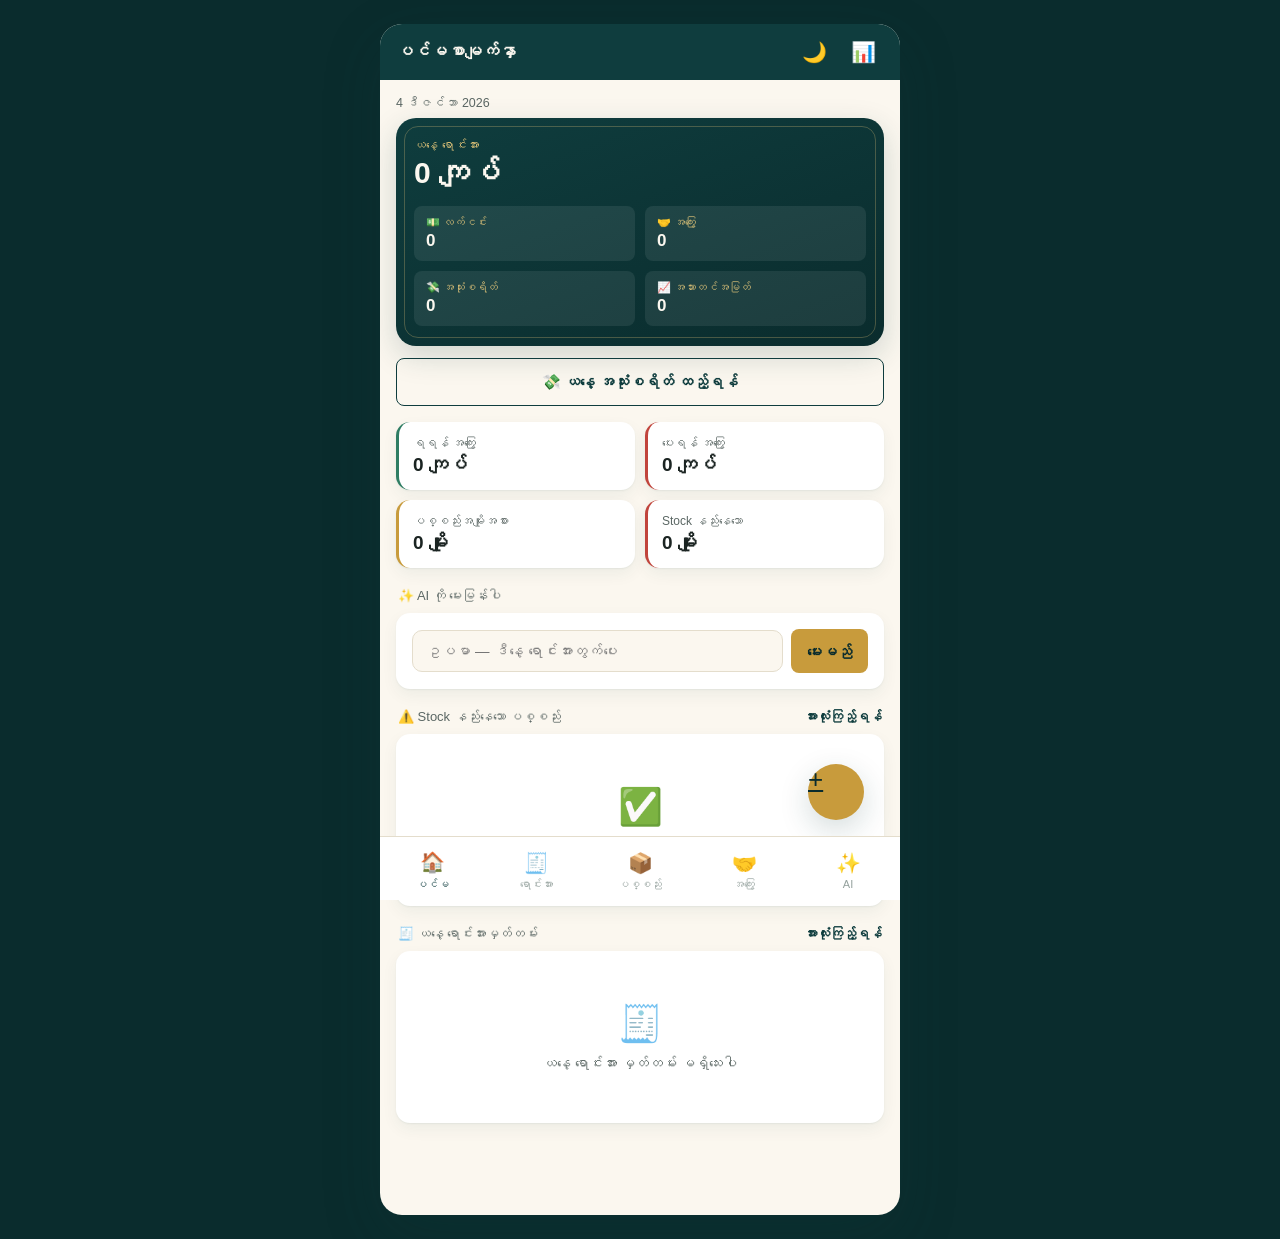
<file: index.html>
<!DOCTYPE html>
<html lang="my">
<head>
<meta charset="UTF-8">
<meta name="viewport" content="width=device-width, initial-scale=1, viewport-fit=cover">
<meta name="theme-color" content="#0F3D3E">
<title>မြန်မာလုပ်ငန်းကူ AI</title>
<link rel="manifest" href="manifest.json">
<link rel="icon" href="icon-192.png">
<link rel="stylesheet" href="style.css">
<style>
  body{background:linear-gradient(160deg,#0F3D3E,#0A2C2D);display:flex;align-items:center;justify-content:center;min-height:100vh;}
  .splash{text-align:center;color:#FBF7EF;}
  .splash .mark{width:76px;height:76px;border-radius:18px;background:#C89B3C;margin:0 auto 16px;display:flex;align-items:center;justify-content:center;font-size:34px;box-shadow:0 10px 30px rgba(0,0,0,0.3);}
  .splash h1{font-size:18px;margin:0 0 6px;}
  .splash p{font-size:13px;color:#E4C77A;margin:0;}
</style>
</head>
<body>
  <div class="splash">
    <div class="mark">📒</div>
    <h1>မြန်မာလုပ်ငန်းကူ AI</h1>
    <p>ဖွင့်နေပါသည်…</p>
  </div>
<script>
  window.location.replace('dashboard.html');
</script>
</body>
</html>
</file>
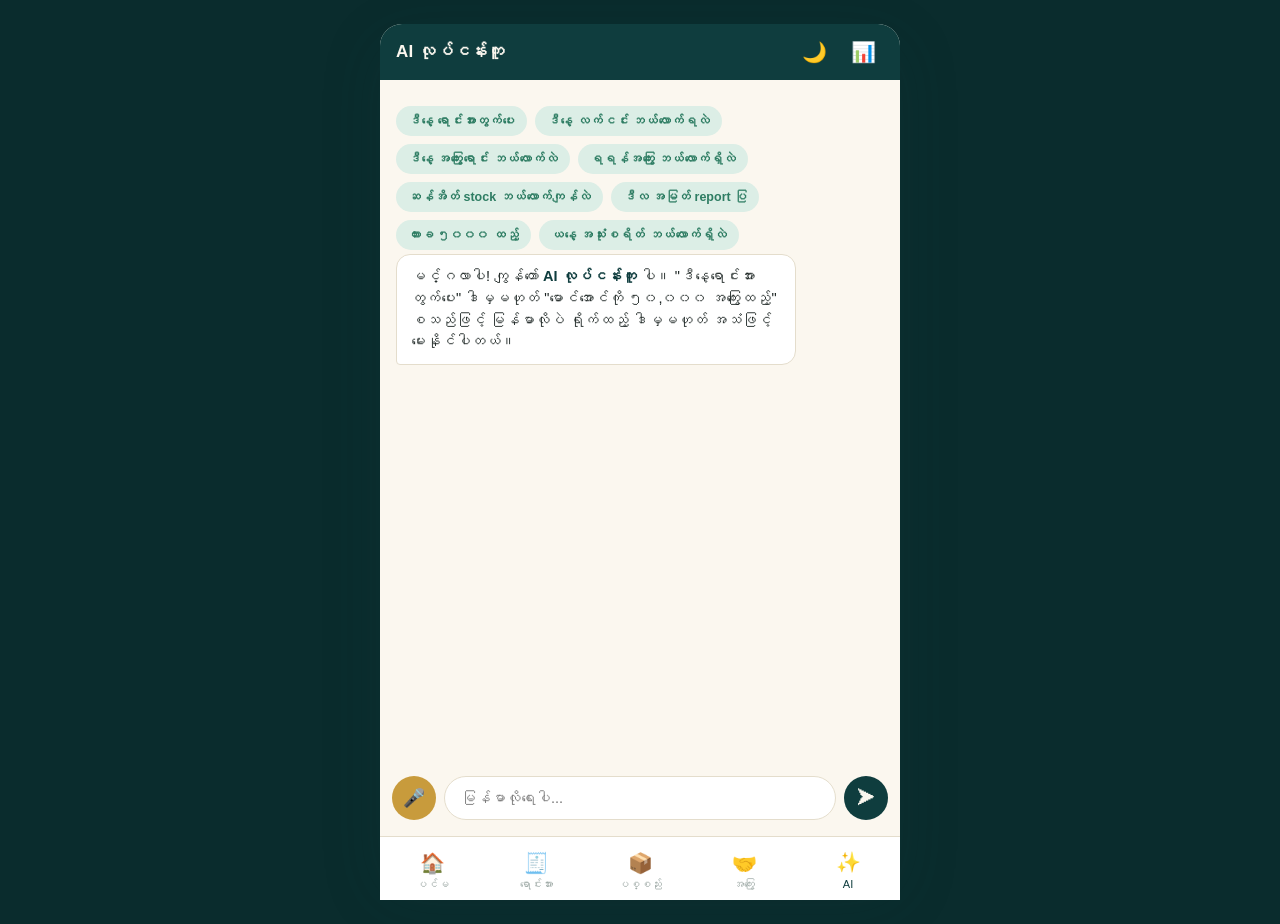
<file: ai.html>
<!DOCTYPE html>
<html lang="my">
<head>
<meta charset="UTF-8">
<meta name="viewport" content="width=device-width, initial-scale=1, viewport-fit=cover">
<meta name="theme-color" content="#0F3D3E">
<title>AI လုပ်ငန်းကူ — မြန်မာလုပ်ငန်းကူ AI</title>
<link rel="manifest" href="manifest.json">
<link rel="icon" href="icon-192.png">
<link rel="stylesheet" href="style.css">
<link rel="stylesheet" href="responsive.css">
</head>
<body>
<div class="app">

  <div class="page" style="padding-bottom:110px;">
    <div class="chip-row" id="suggestChips">
      <button class="chip">ဒီနေ့ ရောင်းအားတွက်ပေး</button>
      <button class="chip">ဒီနေ့ လက်ငင်း ဘယ်လောက်ရလဲ</button>
      <button class="chip">ဒီနေ့ အကြွေးရောင်း ဘယ်လောက်လဲ</button>
      <button class="chip">ရရန်အကြွေး ဘယ်လောက်ရှိလဲ</button>
      <button class="chip">ဆန်အိတ် stock ဘယ်လောက်ကျန်လဲ</button>
      <button class="chip">ဒီလ အမြတ် report ပြ</button>
      <button class="chip">ကားခ ၅၀၀၀ ထည့်</button>
      <button class="chip">ယနေ့ အသုံးစရိတ် ဘယ်လောက်ရှိလဲ</button>
    </div>

    <div class="chat-wrap" id="chatWrap">
      <div class="bubble ai">မင်္ဂလာပါ! ကျွန်တော် <b>AI လုပ်ငန်းကူ</b> ပါ။ "ဒီနေ့ရောင်းအားတွက်ပေး" ဒါမှမဟုတ် "မောင်အောင်ကို ၅၀,၀၀၀ အကြွေးထည့်" စသည်ဖြင့် မြန်မာလိုပဲ ရိုက်ထည့် ဒါမှမဟုတ် အသံဖြင့် မေးနိုင်ပါတယ်။</div>
    </div>
  </div>

  <div class="chat-input-bar">
    <button class="mic" id="micBtn" title="အသံဖြင့်မေးရန်">🎤</button>
    <input type="text" id="chatInput" placeholder="မြန်မာလိုရေးပါ...">
    <button id="sendBtn" title="ပို့ရန်">➤</button>
  </div>
</div>

<script src="db.js"></script>
<script src="utils.js"></script>
<script src="ai.js"></script>
</body>
</html>
</file>
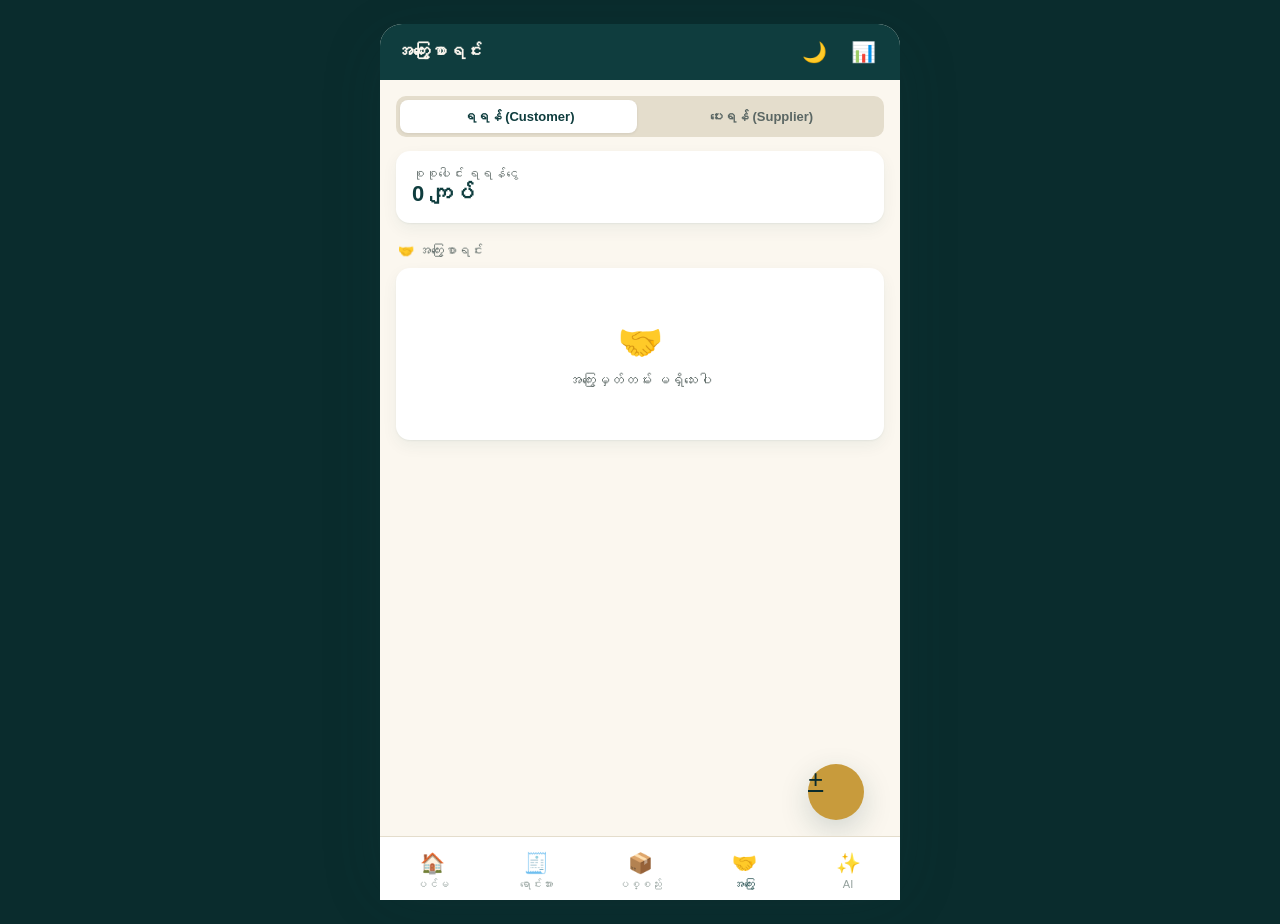
<file: credit.html>
<!DOCTYPE html>
<html lang="my">
<head>
<meta charset="UTF-8">
<meta name="viewport" content="width=device-width, initial-scale=1, viewport-fit=cover">
<meta name="theme-color" content="#0F3D3E">
<title>အကြွေးစာရင်း — မြန်မာလုပ်ငန်းကူ AI</title>
<link rel="manifest" href="manifest.json">
<link rel="icon" href="icon-192.png">
<link rel="stylesheet" href="style.css">
<link rel="stylesheet" href="responsive.css">
</head>
<body>
<div class="app">

  <div class="page">
    <div class="tabs">
      <button class="active" data-dir="receivable">ရရန် (Customer)</button>
      <button data-dir="payable">ပေးရန် (Supplier)</button>
    </div>

    <div class="card">
      <div class="small muted" id="totalLabel">စုစုပေါင်း ရရန်ငွေ</div>
      <div style="font-size:22px;font-weight:800;font-family:var(--font-num);color:var(--ink-teal);" id="dirTotal">0 ကျပ်</div>
    </div>

    <div class="section-title"><span>🤝 အကြွေးစာရင်း</span></div>
    <div class="card" id="creditList"></div>
  </div>

  <a href="#" class="fab" id="fabAdd" title="အကြွေးအသစ်ထည့်ရန်">+</a>
</div>

<div class="overlay" id="overlay"></div>
<div class="sheet" id="creditSheet" style="display:none;">
  <div class="handle"></div>
  <div class="sheet-title" id="creditSheetTitle">အကြွေးအသစ် ထည့်ရန်</div>
  <input type="hidden" id="creditId">
  <input type="hidden" id="creditDirection" value="receivable">

  <div class="field">
    <label>နာမည် (Customer / Supplier)</label>
    <input type="text" id="creditPerson" placeholder="ဥပမာ — မောင်အောင်">
  </div>
  <div style="display:flex;gap:8px;">
    <div class="field" style="flex:1;">
      <label>ပမာဏ</label>
      <input type="number" id="creditAmount" min="0" placeholder="0">
    </div>
    <div class="field" style="flex:1;">
      <label>ပေးရမည့်ရက် (မလို)</label>
      <input type="date" id="creditDueDate">
    </div>
  </div>
  <div class="field">
    <label>မှတ်ချက်</label>
    <input type="text" id="creditNote" placeholder="ဥပမာ — ဆန်အိတ် ၂ အိတ် အကြွေး">
  </div>

  <div class="flex gap-8 mt-12">
    <button class="btn btn-outline grow" id="cancelCreditBtn">ပယ်ဖျက်မည်</button>
    <button class="btn btn-primary grow" id="saveCreditBtn">သိမ်းဆည်းမည်</button>
  </div>
</div>

<div class="overlay" id="overlay2"></div>
<div class="sheet" id="detailSheet" style="display:none;">
  <div class="handle"></div>
  <div class="sheet-title" id="detailName">—</div>
  <div id="detailBody"></div>

  <div class="field mt-12">
    <label>ပေးချေငွေ ထည့်ရန်</label>
    <div class="flex gap-8">
      <input type="number" id="paymentAmount" min="0" placeholder="0" style="flex:1;">
      <button class="btn btn-gold" id="applyPaymentBtn">ထည့်မည်</button>
    </div>
  </div>

  <div class="flex gap-8 mt-16">
    <button class="btn btn-outline grow" id="closeDetailBtn">ပိတ်မည်</button>
    <button class="btn btn-danger" id="deleteCreditBtn">ဖျက်မည်</button>
  </div>
</div>

<script src="db.js"></script>
<script src="utils.js"></script>
<script src="credit.js"></script>
</body>
</html>
</file>
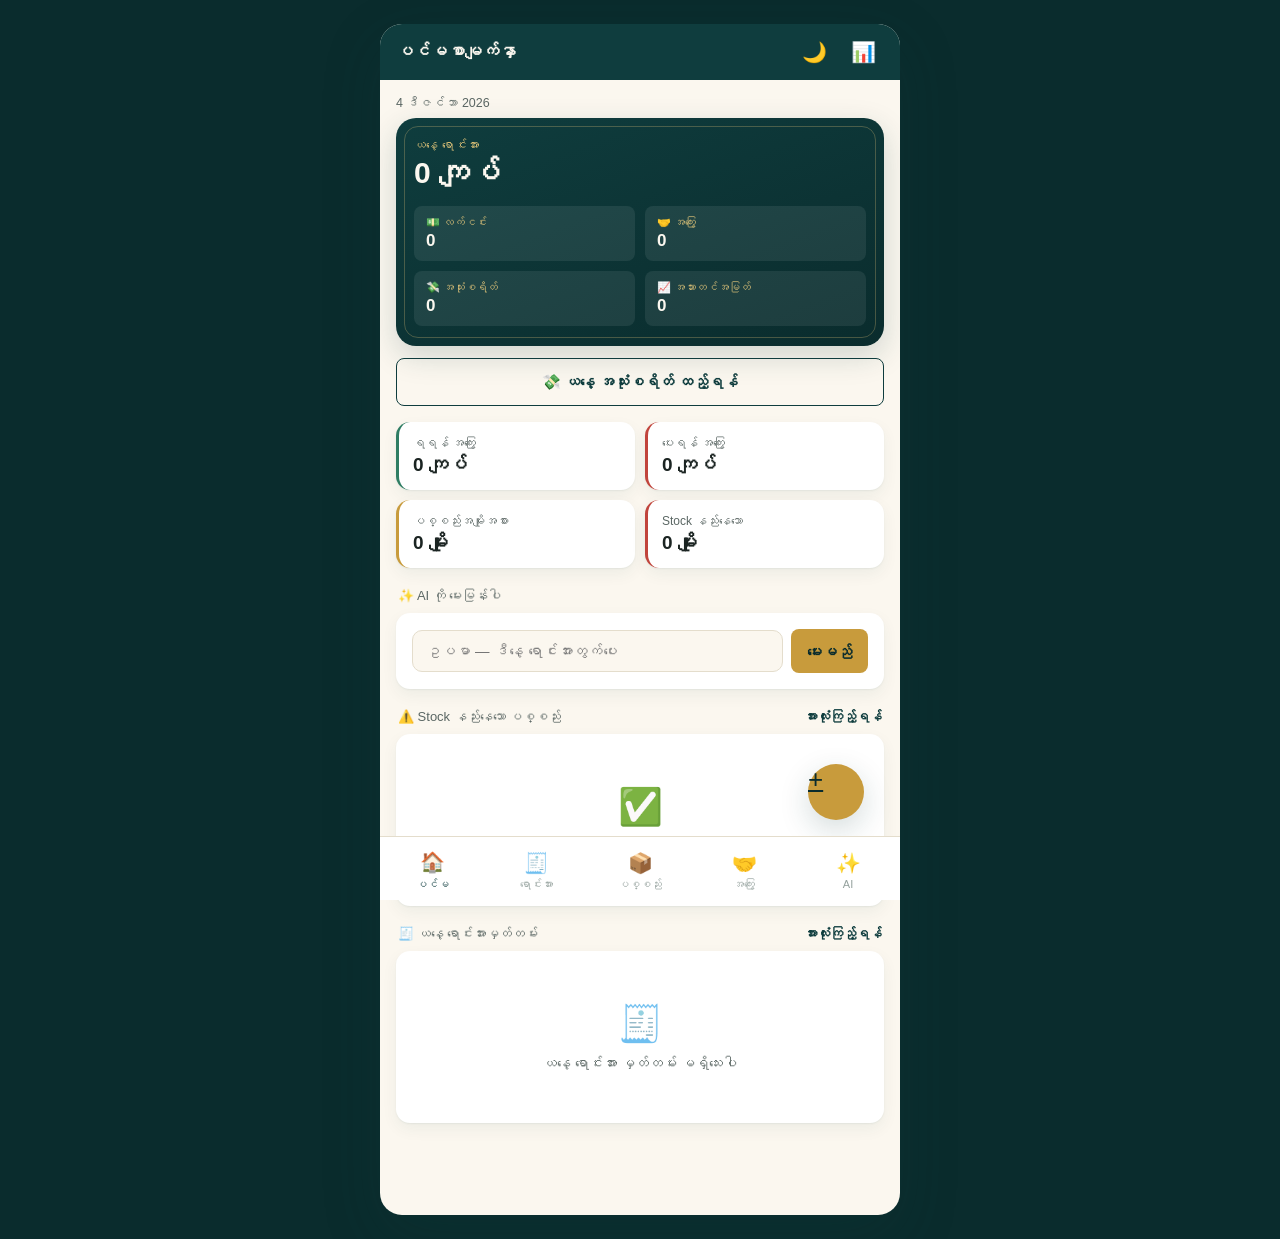
<file: dashboard.html>
<!DOCTYPE html>
<html lang="my">
<head>
<meta charset="UTF-8">
<meta name="viewport" content="width=device-width, initial-scale=1, viewport-fit=cover, maximum-scale=1">
<meta name="theme-color" content="#0F3D3E">
<title>ပင်မစာမျက်နှာ — မြန်မာလုပ်ငန်းကူ AI</title>
<link rel="manifest" href="manifest.json">
<link rel="icon" href="icon-192.png">
<link rel="apple-touch-icon" href="icon-192.png">
<link rel="stylesheet" href="style.css">
<link rel="stylesheet" href="responsive.css">
</head>
<body>
<div class="app">

  <div class="page">
    <div class="small muted" id="dateLabel">—</div>

    <div class="ledger mt-8">
      <div class="label">ယနေ့ ရောင်းအား</div>
      <div class="amount" id="ledgerAmount">0 ကျပ်</div>
      <div class="ledger-grid">
        <div class="ledger-mini">
          <div class="l">💵 လက်ငင်း</div>
          <div class="v" id="miniCash">0</div>
        </div>
        <div class="ledger-mini">
          <div class="l">🤝 အကြွေး</div>
          <div class="v" id="miniCredit">0</div>
        </div>
        <div class="ledger-mini">
          <div class="l">💸 အသုံးစရိတ်</div>
          <div class="v" id="miniExpense">0</div>
        </div>
        <div class="ledger-mini">
          <div class="l">📈 အသားတင်အမြတ်</div>
          <div class="v" id="miniProfit">0</div>
        </div>
      </div>
    </div>

    <button class="btn btn-outline btn-block mt-12" id="addExpenseBtn">💸 ယနေ့ အသုံးစရိတ် ထည့်ရန်</button>

    <div class="stat-row mt-16">
      <div class="stat">
        <div class="l">ရရန် အကြွေး</div>
        <div class="v" id="statReceivable">0</div>
      </div>
      <div class="stat warn">
        <div class="l">ပေးရန် အကြွေး</div>
        <div class="v" id="statPayable">0</div>
      </div>
      <div class="stat gold">
        <div class="l">ပစ္စည်းအမျိုးအစား</div>
        <div class="v" id="statStock">0</div>
      </div>
      <div class="stat warn">
        <div class="l">Stock နည်းနေသော</div>
        <div class="v" id="statLow">0</div>
      </div>
    </div>

    <div class="section-title">
      <span>✨ AI ကို မေးမြန်းပါ</span>
    </div>
    <div class="card">
      <div class="flex gap-8">
        <input id="quickAsk" type="text" placeholder="ဥပမာ — ဒီနေ့ ရောင်းအားတွက်ပေး" style="flex:1;border:1.5px solid var(--line);border-radius:10px;padding:12px 13px;background:var(--paper);color:var(--ink);font-size:14.5px;">
        <button class="btn btn-gold" id="quickAskBtn" style="min-height:44px;padding:10px 16px;">မေးမည်</button>
      </div>
    </div>

    <div class="section-title">
      <span>⚠️ Stock နည်းနေသော ပစ္စည်း</span>
      <a class="link" href="inventory.html">အားလုံးကြည့်ရန်</a>
    </div>
    <div class="card" id="lowStockList"></div>

    <div class="section-title">
      <span>🧾 ယနေ့ ရောင်းအားမှတ်တမ်း</span>
      <a class="link" href="sales.html">အားလုံးကြည့်ရန်</a>
    </div>
    <div class="card" id="recentSalesList"></div>
  </div>

  <a href="sales.html" class="fab" title="ရောင်းအားထည့်ရန်">+</a>
</div>

<div class="overlay" id="overlay"></div>
<div class="sheet" id="expenseSheet" style="display:none;">
  <div class="handle"></div>
  <div class="sheet-title">သုံးစရိတ် ထည့်ရန်</div>

  <div class="field">
    <label>အမျိုးအစား</label>
    <div class="chip-row" id="expenseCategoryChips"></div>
    <div class="flex gap-8 mt-8">
      <input type="text" id="newCategoryInput" placeholder="အမျိုးအစားအသစ် ထည့်ရန်..." style="flex:1;padding:9px 12px;border-radius:8px;border:1.5px solid var(--line);background:var(--paper-raised);color:var(--ink);font-size:13px;">
      <button class="btn btn-outline" id="addCategoryBtn" style="min-height:38px;padding:8px 14px;font-size:13px;">+ ထည့်</button>
    </div>
  </div>

  <div class="field">
    <label>ပမာဏ</label>
    <input type="number" id="expenseAmount" min="0" placeholder="0">
  </div>
  <div class="field">
    <label>မှတ်ချက် (မဖြစ်မနေ မလို)</label>
    <input type="text" id="expenseNote" placeholder="ဥပမာ — ဆိုင်ပစ္စည်း သယ်ယူခ">
  </div>

  <div class="flex gap-8 mt-12">
    <button class="btn btn-outline grow" id="cancelExpenseBtn">ပယ်ဖျက်မည်</button>
    <button class="btn btn-primary grow" id="saveExpenseBtn">သိမ်းဆည်းမည်</button>
  </div>
</div>

<script src="db.js"></script>
<script src="utils.js"></script>
<script src="app.js"></script>
</body>
</html>
</file>
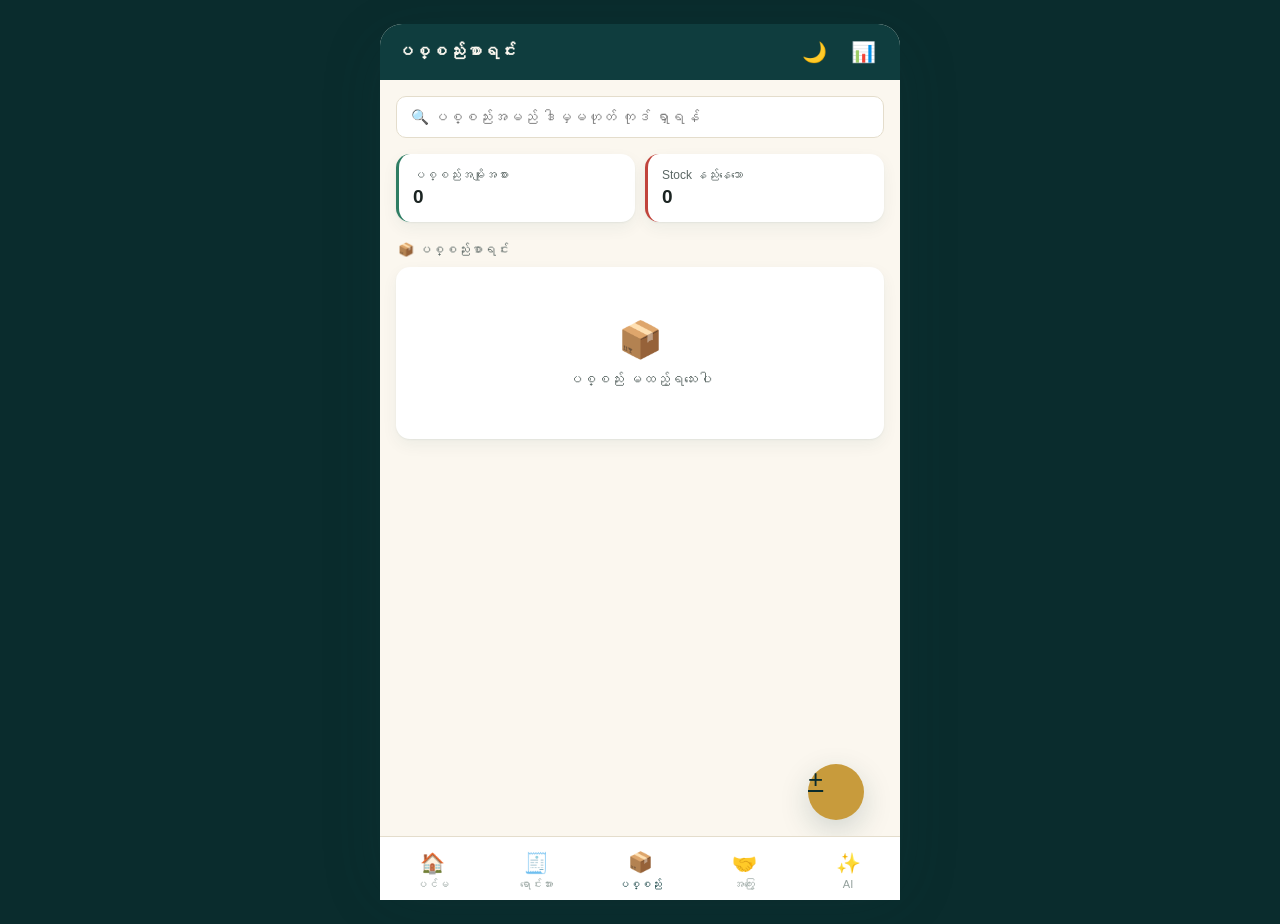
<file: inventory.html>
<!DOCTYPE html>
<html lang="my">
<head>
<meta charset="UTF-8">
<meta name="viewport" content="width=device-width, initial-scale=1, viewport-fit=cover">
<meta name="theme-color" content="#0F3D3E">
<title>ပစ္စည်းစာရင်း — မြန်မာလုပ်ငန်းကူ AI</title>
<link rel="manifest" href="manifest.json">
<link rel="icon" href="icon-192.png">
<link rel="stylesheet" href="style.css">
<link rel="stylesheet" href="responsive.css">
</head>
<body>
<div class="app">

  <div class="page">
    <input type="text" id="searchBox" placeholder="🔍 ပစ္စည်းအမည် ဒါမှမဟုတ် ကုဒ် ရှာရန်" style="width:100%;padding:12px 14px;border-radius:10px;border:1.5px solid var(--line);background:var(--paper-raised);color:var(--ink);font-size:14.5px;">

    <div class="stat-row mt-16">
      <div class="stat">
        <div class="l">ပစ္စည်းအမျိုးအစား</div>
        <div class="v" id="statTotalItems">0</div>
      </div>
      <div class="stat warn">
        <div class="l">Stock နည်းနေသော</div>
        <div class="v" id="statLowItems">0</div>
      </div>
    </div>

    <div class="section-title"><span>📦 ပစ္စည်းစာရင်း</span></div>
    <div class="card" id="itemList"></div>
  </div>

  <a href="#" class="fab" id="fabAdd" title="ပစ္စည်းအသစ်ထည့်ရန်">+</a>
</div>

<div class="overlay" id="overlay"></div>
<div class="sheet" id="itemSheet" style="display:none;">
  <div class="handle"></div>
  <div class="sheet-title" id="itemSheetTitle">ပစ္စည်းအသစ် ထည့်ရန်</div>

  <input type="hidden" id="itemId">

  <div class="field">
    <label>ပစ္စည်းအမည်</label>
    <input type="text" id="itemName" placeholder="ဥပမာ — ဆန်အိတ် (၅၀ကီလို)">
  </div>
  <div style="display:flex;gap:8px;">
    <div class="field" style="flex:1;">
      <label>ကုဒ် (မဖြစ်မနေ မလို)</label>
      <input type="text" id="itemCode" placeholder="SKU-001">
    </div>
    <div class="field" style="flex:1;">
      <label>အနေအထား (unit)</label>
      <input type="text" id="itemUnit" placeholder="အိတ် / လုံး / ပုလင်း">
    </div>
  </div>
  <div style="display:flex;gap:8px;">
    <div class="field" style="flex:1;">
      <label>ဝယ်ဈေး</label>
      <input type="number" id="itemBuyPrice" min="0" placeholder="0">
    </div>
    <div class="field" style="flex:1;">
      <label>ရောင်းဈေး</label>
      <input type="number" id="itemSellPrice" min="0" placeholder="0">
    </div>
  </div>
  <div style="display:flex;gap:8px;">
    <div class="field" style="flex:1;">
      <label>လက်ကျန် အရေအတွက်</label>
      <input type="number" id="itemStock" min="0" placeholder="0">
    </div>
    <div class="field" style="flex:1;">
      <label>Stock နည်းရင် သတိပေးမည့် ဂဏန်း</label>
      <input type="number" id="itemLowThreshold" min="0" placeholder="5">
    </div>
  </div>

  <div class="flex gap-8 mt-12">
    <button class="btn btn-outline grow" id="cancelItemBtn">ပယ်ဖျက်မည်</button>
    <button class="btn btn-primary grow" id="saveItemBtn">သိမ်းဆည်းမည်</button>
  </div>
  <button class="btn btn-danger btn-block mt-12" id="deleteItemBtn" style="display:none;">ဤပစ္စည်းကို ဖျက်မည်</button>
</div>

<div class="overlay" id="overlay2"></div>
<div class="sheet" id="stockSheet" style="display:none;">
  <div class="handle"></div>
  <div class="sheet-title">Stock ပြင်ဆင်ရန် — <span id="stockItemName"></span></div>
  <div class="tabs">
    <button class="active" data-mode="in">ပစ္စည်း ဝင်</button>
    <button data-mode="out">ပစ္စည်း ထွက်</button>
  </div>
  <div class="field">
    <label>အရေအတွက်</label>
    <input type="number" id="stockAdjustQty" min="1" value="1">
  </div>
  <button class="btn btn-primary btn-block" id="applyStockBtn">သိမ်းဆည်းမည်</button>
</div>

<script src="db.js"></script>
<script src="utils.js"></script>
<script src="inventory.js"></script>
</body>
</html>
</file>
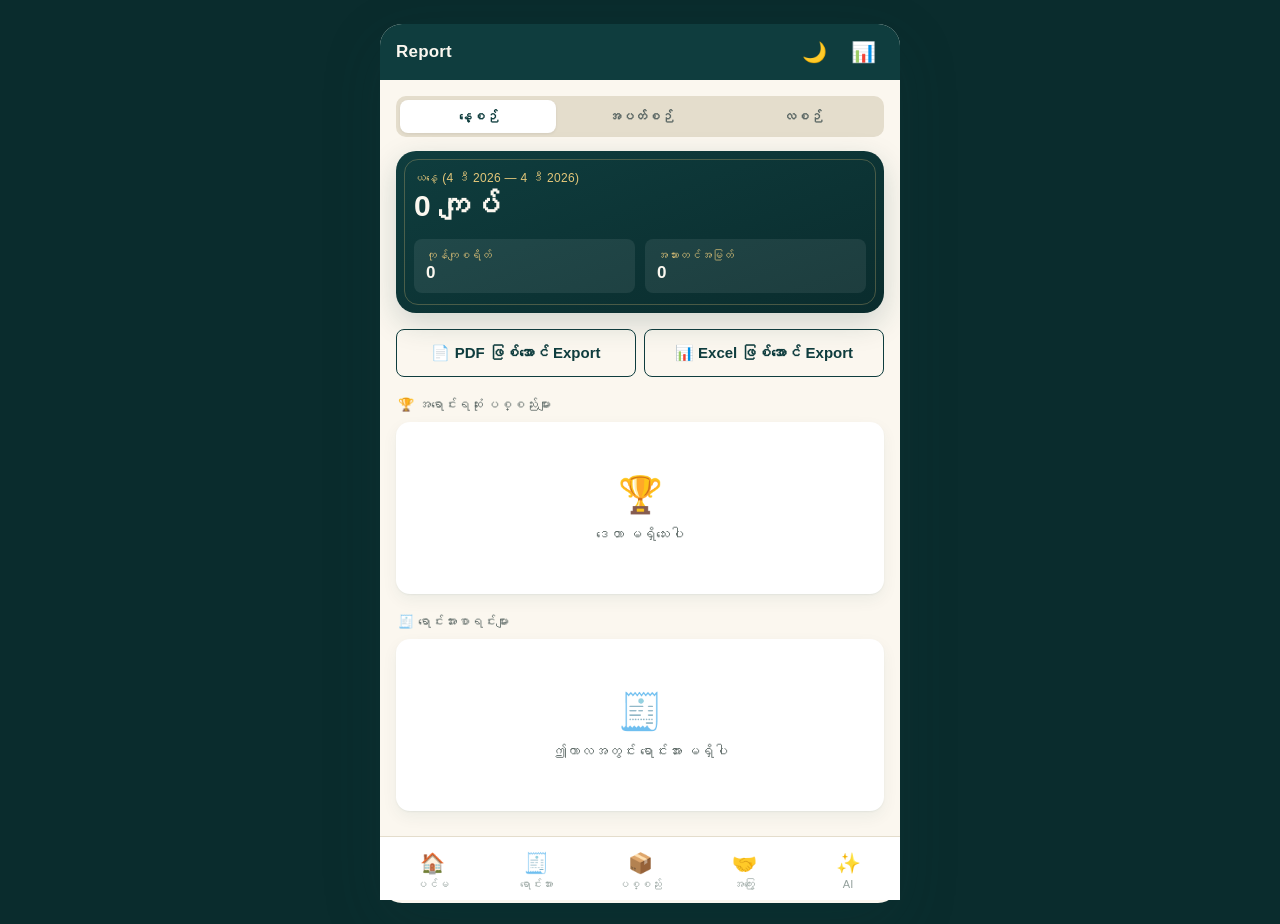
<file: reports.html>
<!DOCTYPE html>
<html lang="my">
<head>
<meta charset="UTF-8">
<meta name="viewport" content="width=device-width, initial-scale=1, viewport-fit=cover">
<meta name="theme-color" content="#0F3D3E">
<title>Report — မြန်မာလုပ်ငန်းကူ AI</title>
<link rel="manifest" href="manifest.json">
<link rel="icon" href="icon-192.png">
<link rel="stylesheet" href="style.css">
<link rel="stylesheet" href="responsive.css">
</head>
<body>
<div class="app">

  <div class="page">
    <div class="tabs">
      <button class="active" data-range="day">နေ့စဉ်</button>
      <button data-range="week">အပတ်စဉ်</button>
      <button data-range="month">လစဉ်</button>
    </div>

    <div class="ledger">
      <div class="label" id="reportRangeLabel">ယနေ့</div>
      <div class="amount" id="reportTotal">0 ကျပ်</div>
      <div class="ledger-grid">
        <div class="ledger-mini">
          <div class="l">ကုန်ကျစရိတ်</div>
          <div class="v" id="reportCost">0</div>
        </div>
        <div class="ledger-mini">
          <div class="l">အသားတင်အမြတ်</div>
          <div class="v" id="reportProfit">0</div>
        </div>
      </div>
    </div>

    <div class="flex gap-8 mt-16">
      <button class="btn btn-outline grow" id="exportPdfBtn">📄 PDF ဖြစ်အောင် Export</button>
      <button class="btn btn-outline grow" id="exportExcelBtn">📊 Excel ဖြစ်အောင် Export</button>
    </div>

    <div class="section-title"><span>🏆 အရောင်းရဆုံး ပစ္စည်းများ</span></div>
    <div class="card" id="topItemsList"></div>

    <div class="section-title"><span>🧾 ရောင်းအားစာရင်းများ</span></div>
    <div class="card" id="reportSalesList"></div>
  </div>
</div>

<script src="db.js"></script>
<script src="utils.js"></script>
<script src="reports.js"></script>
</body>
</html>
</file>
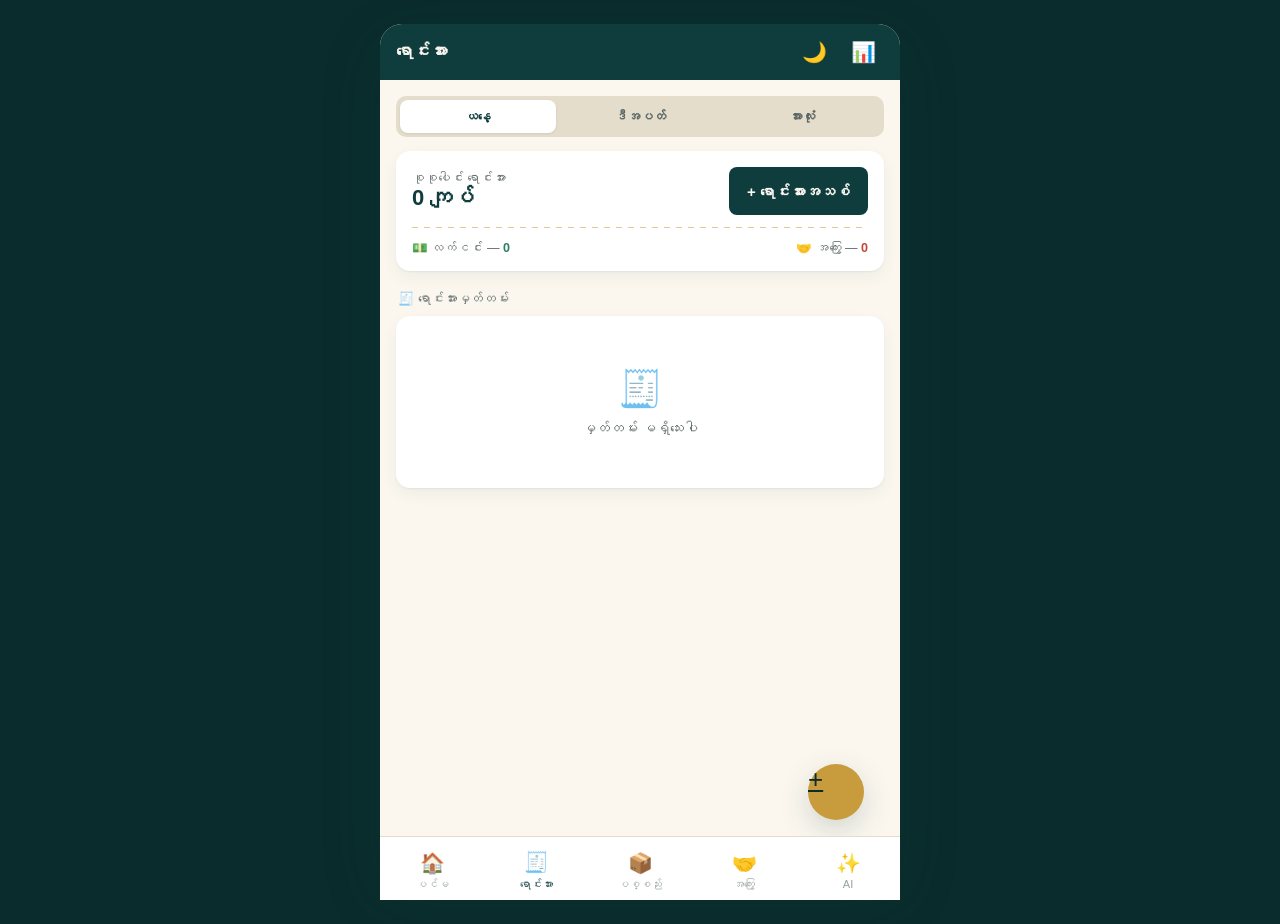
<file: sales.html>
<!DOCTYPE html>
<html lang="my">
<head>
<meta charset="UTF-8">
<meta name="viewport" content="width=device-width, initial-scale=1, viewport-fit=cover">
<meta name="theme-color" content="#0F3D3E">
<title>ရောင်းအား — မြန်မာလုပ်ငန်းကူ AI</title>
<link rel="manifest" href="manifest.json">
<link rel="icon" href="icon-192.png">
<link rel="stylesheet" href="style.css">
<link rel="stylesheet" href="responsive.css">
</head>
<body>
<div class="app">

  <div class="page">
    <div class="tabs">
      <button class="active" data-tab="today">ယနေ့</button>
      <button data-tab="week">ဒီအပတ်</button>
      <button data-tab="all">အားလုံး</button>
    </div>

    <div class="card">
      <div class="flex-between">
        <div>
          <div class="small muted">စုစုပေါင်း ရောင်းအား</div>
          <div style="font-size:22px;font-weight:800;font-family:var(--font-num);color:var(--ink-teal);" id="periodTotal">0 ကျပ်</div>
        </div>
        <button class="btn btn-primary" id="newSaleBtn">+ ရောင်းအားအသစ်</button>
      </div>
      <div class="stitch mt-12" style="margin-bottom:12px;"></div>
      <div class="flex-between">
        <span class="small muted">💵 လက်ငင်း — <b id="periodCash" style="color:var(--jade);font-family:var(--font-num);">0</b></span>
        <span class="small muted">🤝 အကြွေး — <b id="periodCredit" style="color:var(--coral);font-family:var(--font-num);">0</b></span>
      </div>
    </div>

    <div class="section-title"><span>🧾 ရောင်းအားမှတ်တမ်း</span></div>
    <div class="card" id="salesList"></div>
  </div>

  <a href="#" class="fab" id="fabAdd" title="ရောင်းအားထည့်ရန်">+</a>
</div>

<!-- New sale sheet -->
<div class="overlay" id="overlay"></div>
<div class="sheet" id="saleSheet" style="display:none;">
  <div class="handle"></div>
  <div class="sheet-title">ရောင်းအားအသစ် ထည့်ရန်</div>

  <div class="field">
    <label>ပစ္စည်း ရွေးပါ</label>
    <select id="itemPicker">
      <option value="">-- ပစ္စည်းစာရင်းမှ ရွေးပါ --</option>
    </select>
  </div>

  <div style="display:flex; gap:8px;">
    <div class="field" style="flex:1;">
      <label>အရေအတွက်</label>
      <input type="number" id="pickQty" min="1" value="1">
    </div>
    <div class="field" style="flex:1;">
      <label>ဈေးနှုန်း (တစ်ခု)</label>
      <input type="number" id="pickPrice" min="0" placeholder="0">
    </div>
  </div>
  <button class="btn btn-outline btn-block" id="addLineBtn">စာရင်းသို့ ထည့်ရန် +</button>

  <div class="stitch mt-16" style="margin-bottom:14px;"></div>

  <div id="cartList"></div>

  <div class="flex-between mt-16">
    <span style="font-weight:700;">စုစုပေါင်း</span>
    <span style="font-size:20px;font-weight:800;font-family:var(--font-num);color:var(--ink-teal);" id="cartTotal">0 ကျပ်</span>
  </div>

  <div class="field mt-12">
    <label>ငွေပေးချေပုံ</label>
    <div class="tabs" id="paymentTypeTabs" style="margin-bottom:0;">
      <button type="button" class="active" data-pay="cash">💵 လက်ငင်း</button>
      <button type="button" data-pay="credit">🤝 အကြွေး</button>
    </div>
  </div>

  <div class="field" id="customerField" style="display:none;">
    <label>အကြွေးယူသူ နာမည်</label>
    <input type="text" id="saleCustomer" placeholder="ဥပမာ — မောင်အောင်">
  </div>

  <div class="field">
    <label>မှတ်ချက် (မဖြစ်မနေ မလို)</label>
    <input type="text" id="saleNote" placeholder="ဥပမာ — မောင်အောင်ကို ရောင်းသည်">
  </div>

  <div class="flex gap-8 mt-12">
    <button class="btn btn-outline grow" id="cancelSaleBtn">ပယ်ဖျက်မည်</button>
    <button class="btn btn-primary grow" id="saveSaleBtn">သိမ်းဆည်းမည်</button>
  </div>
</div>

<!-- Invoice view sheet -->
<div class="sheet" id="invoiceSheet" style="display:none;">
  <div class="handle"></div>
  <div class="sheet-title">ဘောင်ချာ (Invoice)</div>
  <div id="invoiceBody"></div>
  <div class="flex gap-8 mt-16">
    <button class="btn btn-outline grow" id="printInvoiceBtn">Print / PDF</button>
    <button class="btn btn-danger" id="deleteSaleBtn">ဖျက်မည်</button>
  </div>
  <button class="btn btn-primary btn-block mt-12" id="closeInvoiceBtn">ပိတ်မည်</button>
</div>

<script src="db.js"></script>
<script src="utils.js"></script>
<script src="sales.js"></script>
</body>
</html>
</file>
<file: style.css>
/* ==========================================================================
   Myanmar Work AI — Design Tokens
   Concept: "ငွေစာရင်းစာအုပ်" (the ledger book) — a teal cover, gold-stitched
   spine, cream pages. Numbers are the hero; everything else stays quiet.
   ========================================================================== */

@font-face {
  font-family: 'Noto Sans Myanmar';
  src: local('Noto Sans Myanmar');
}

:root {
  /* Color */
  --ink-teal: #0F3D3E;
  --ink-teal-deep: #0A2C2D;
  --gold: #C89B3C;
  --gold-soft: #E4C77A;
  --paper: #FBF7EF;
  --paper-raised: #FFFFFF;
  --coral: #C1443C;
  --coral-soft: #F4DEDC;
  --jade: #2E7D63;
  --jade-soft: #DCEEE6;
  --ink: #1B2422;
  --ink-muted: #5B6764;
  --ink-faint: #94A19D;
  --line: #E4DDCC;

  /* Type */
  --font-ui: 'Noto Sans Myanmar', 'Padauk', 'Myanmar Text', sans-serif;
  --font-num: 'Noto Sans Myanmar', 'Padauk', sans-serif;

  /* Layout */
  --radius-s: 8px;
  --radius-m: 14px;
  --radius-l: 20px;
  --shadow-card: 0 1px 2px rgba(15,61,62,0.06), 0 6px 16px rgba(15,61,62,0.06);
  --shadow-pop: 0 10px 30px rgba(15,61,62,0.18);
  --nav-h: 64px;
  --bar-h: 56px;
}

[data-theme="dark"] {
  --paper: #12191A;
  --paper-raised: #1A2324;
  --ink: #F1EEE4;
  --ink-muted: #AEB8B4;
  --ink-faint: #6E7876;
  --line: #2A3536;
  --ink-teal: #1C5B5C;
  --ink-teal-deep: #0A2C2D;
  --gold: #D8AE55;
  --jade-soft: #16332A;
  --coral-soft: #3A2220;
  --shadow-card: 0 1px 2px rgba(0,0,0,0.3), 0 6px 16px rgba(0,0,0,0.25);
}

* { box-sizing: border-box; }
html, body { margin: 0; padding: 0; }

body {
  font-family: var(--font-ui);
  background: var(--paper);
  color: var(--ink);
  min-height: 100vh;
  -webkit-font-smoothing: antialiased;
  transition: background 0.2s ease, color 0.2s ease;
}

h1, h2, h3, h4 { margin: 0; font-weight: 700; }
p { margin: 0; }

button, input, select, textarea { font-family: inherit; }

/* Ledger stitch divider — the signature motif */
.stitch {
  height: 1px;
  background-image: repeating-linear-gradient(90deg, var(--gold) 0 6px, transparent 6px 12px);
  opacity: 0.55;
}

/* ---------- App shell ---------- */
.app {
  max-width: 480px;
  margin: 0 auto;
  min-height: 100vh;
  background: var(--paper);
  position: relative;
  padding-bottom: calc(var(--nav-h) + 12px);
}

.topbar {
  position: sticky;
  top: 0;
  z-index: 20;
  height: var(--bar-h);
  display: flex;
  align-items: center;
  justify-content: space-between;
  padding: 0 16px;
  background: var(--ink-teal);
  color: var(--paper);
}

.topbar .title {
  font-size: 17px;
  font-weight: 700;
  letter-spacing: 0.2px;
}

.topbar .icon-btn {
  background: transparent;
  border: none;
  color: var(--paper);
  font-size: 20px;
  padding: 8px;
  border-radius: 999px;
  line-height: 1;
  cursor: pointer;
}
.topbar .icon-btn:active { background: rgba(255,255,255,0.14); }

.page {
  padding: 16px;
}

/* ---------- Bottom nav ---------- */
.bottom-nav {
  position: fixed;
  bottom: 0;
  left: 50%;
  transform: translateX(-50%);
  width: 100%;
  max-width: 480px;
  height: var(--nav-h);
  background: var(--paper-raised);
  border-top: 1px solid var(--line);
  display: flex;
  z-index: 30;
}

.bottom-nav a {
  flex: 1;
  display: flex;
  flex-direction: column;
  align-items: center;
  justify-content: center;
  gap: 3px;
  text-decoration: none;
  color: var(--ink-faint);
  font-size: 11px;
  padding-top: 4px;
}

.bottom-nav a .nav-ico { font-size: 20px; }
.bottom-nav a.active { color: var(--ink-teal); }
[data-theme="dark"] .bottom-nav a.active { color: var(--gold); }
.bottom-nav a.active .nav-ico { transform: translateY(-1px); }

/* ---------- Cards ---------- */
.card {
  background: var(--paper-raised);
  border-radius: var(--radius-m);
  box-shadow: var(--shadow-card);
  padding: 16px;
}

.card + .card { margin-top: 12px; }

.section-title {
  font-size: 13px;
  color: var(--ink-muted);
  margin: 20px 2px 10px;
  display: flex;
  align-items: center;
  justify-content: space-between;
}

.section-title .link { color: var(--ink-teal); font-weight: 600; text-decoration: none; }
[data-theme="dark"] .section-title .link { color: var(--gold); }

/* ---------- Ledger summary tile (dashboard hero) ---------- */
.ledger {
  background: linear-gradient(160deg, var(--ink-teal) 0%, var(--ink-teal-deep) 100%);
  border-radius: var(--radius-l);
  padding: 20px 18px;
  color: var(--paper);
  position: relative;
  overflow: hidden;
  box-shadow: var(--shadow-pop);
}

.ledger::after {
  content: "";
  position: absolute;
  inset: 8px;
  border: 1px solid rgba(232,199,122,0.28);
  border-radius: calc(var(--radius-l) - 6px);
  pointer-events: none;
}

.ledger .label {
  font-size: 12px;
  color: var(--gold-soft);
  letter-spacing: 0.3px;
}

.ledger .amount {
  font-size: 30px;
  font-weight: 800;
  font-family: var(--font-num);
  margin-top: 4px;
  letter-spacing: 0.2px;
}

.ledger-grid {
  display: grid;
  grid-template-columns: 1fr 1fr;
  gap: 10px;
  margin-top: 16px;
}

.ledger-mini {
  background: rgba(255,255,255,0.08);
  border-radius: var(--radius-s);
  padding: 10px 12px;
}
.ledger-mini .l { font-size: 11px; color: var(--gold-soft); }
.ledger-mini .v { font-size: 17px; font-weight: 700; margin-top: 2px; font-family: var(--font-num); }

/* ---------- Stat cards ---------- */
.stat-row {
  display: grid;
  grid-template-columns: 1fr 1fr;
  gap: 10px;
}

.stat {
  background: var(--paper-raised);
  border-radius: var(--radius-m);
  padding: 14px;
  box-shadow: var(--shadow-card);
  border-left: 3px solid var(--jade);
}
.stat.warn { border-left-color: var(--coral); }
.stat.gold { border-left-color: var(--gold); }

.stat .l { font-size: 12px; color: var(--ink-muted); }
.stat .v { font-size: 19px; font-weight: 800; margin-top: 4px; font-family: var(--font-num); }

/* ---------- Buttons ---------- */
.btn {
  display: inline-flex;
  align-items: center;
  justify-content: center;
  gap: 8px;
  border: none;
  border-radius: var(--radius-s);
  padding: 13px 18px;
  font-size: 15px;
  font-weight: 700;
  cursor: pointer;
  min-height: 48px;
}

.btn-primary { background: var(--ink-teal); color: var(--paper); }
.btn-primary:active { background: var(--ink-teal-deep); }

.btn-gold { background: var(--gold); color: var(--ink-teal-deep); }
.btn-gold:active { background: var(--gold-soft); }

.btn-outline { background: transparent; color: var(--ink-teal); border: 1.5px solid var(--ink-teal); }
[data-theme="dark"] .btn-outline { color: var(--gold); border-color: var(--gold); }

.btn-danger { background: var(--coral); color: #fff; }

.btn-block { width: 100%; }

.fab {
  position: fixed;
  right: max(16px, calc(50% - 240px + 16px));
  bottom: calc(var(--nav-h) + 16px);
  width: 56px;
  height: 56px;
  border-radius: 50%;
  background: var(--gold);
  color: var(--ink-teal-deep);
  border: none;
  font-size: 26px;
  box-shadow: var(--shadow-pop);
  z-index: 25;
  cursor: pointer;
}

/* ---------- Forms ---------- */
.field { margin-bottom: 14px; }
.field label {
  display: block;
  font-size: 13px;
  color: var(--ink-muted);
  margin-bottom: 6px;
  font-weight: 600;
}
.field input, .field select, .field textarea {
  width: 100%;
  padding: 12px 13px;
  border-radius: var(--radius-s);
  border: 1.5px solid var(--line);
  background: var(--paper-raised);
  color: var(--ink);
  font-size: 15px;
}
.field input:focus, .field select:focus, .field textarea:focus {
  outline: none;
  border-color: var(--ink-teal);
}
[data-theme="dark"] .field input:focus, [data-theme="dark"] .field select:focus { border-color: var(--gold); }

/* ---------- List rows ---------- */
.row-item {
  display: flex;
  align-items: center;
  gap: 12px;
  padding: 12px 4px;
  border-bottom: 1px solid var(--line);
}
.row-item:last-child { border-bottom: none; }

.row-item .swatch {
  width: 40px;
  height: 40px;
  border-radius: 10px;
  display: flex;
  align-items: center;
  justify-content: center;
  font-size: 18px;
  background: var(--jade-soft);
  color: var(--jade);
  flex-shrink: 0;
}
.row-item .swatch.warn { background: var(--coral-soft); color: var(--coral); }
.row-item .swatch.gold { background: rgba(200,155,60,0.15); color: var(--gold); }

.row-item .main { flex: 1; min-width: 0; }
.row-item .main .t1 { font-size: 14.5px; font-weight: 600; }
.row-item .main .t2 { font-size: 12.5px; color: var(--ink-muted); margin-top: 2px; }
.row-item .amt { font-size: 14.5px; font-weight: 700; font-family: var(--font-num); white-space: nowrap; }
.row-item .amt.pos { color: var(--jade); }
.row-item .amt.neg { color: var(--coral); }

/* ---------- Empty state ---------- */
.empty {
  text-align: center;
  padding: 36px 20px;
  color: var(--ink-muted);
}
.empty .ico { font-size: 36px; margin-bottom: 10px; }
.empty .t { font-size: 14px; }

/* ---------- Tag / badge ---------- */
.badge {
  display: inline-block;
  font-size: 11px;
  font-weight: 700;
  padding: 3px 9px;
  border-radius: 999px;
}
.badge.low { background: var(--coral-soft); color: var(--coral); }
.badge.ok { background: var(--jade-soft); color: var(--jade); }

/* ---------- Modal / sheet ---------- */
.overlay {
  position: fixed;
  inset: 0;
  background: rgba(10,20,20,0.45);
  z-index: 40;
  display: none;
}
.overlay.open { display: block; }

.sheet {
  position: fixed;
  left: 50%;
  bottom: 0;
  transform: translateX(-50%);
  width: 100%;
  max-width: 480px;
  max-height: 88vh;
  overflow-y: auto;
  background: var(--paper);
  border-radius: 18px 18px 0 0;
  z-index: 41;
  padding: 18px 16px calc(env(safe-area-inset-bottom, 0px) + 18px);
  box-shadow: var(--shadow-pop);
  animation: sheetUp 0.22s ease;
}
@keyframes sheetUp { from { transform: translate(-50%, 40px); opacity: 0; } to { transform: translate(-50%, 0); opacity: 1; } }

.sheet .handle {
  width: 40px;
  height: 4px;
  background: var(--line);
  border-radius: 3px;
  margin: 0 auto 14px;
}

.sheet-title {
  font-size: 17px;
  font-weight: 700;
  margin-bottom: 14px;
}

/* ---------- Toast ---------- */
.toast {
  position: fixed;
  left: 50%;
  bottom: calc(var(--nav-h) + 14px);
  transform: translate(-50%, 20px);
  background: var(--ink-teal-deep);
  color: var(--paper);
  padding: 12px 18px;
  border-radius: 999px;
  font-size: 13.5px;
  box-shadow: var(--shadow-pop);
  z-index: 60;
  opacity: 0;
  transition: all 0.25s ease;
  pointer-events: none;
  max-width: 90%;
  text-align: center;
}
.toast.show { opacity: 1; transform: translate(-50%, 0); }

/* ---------- Tabs ---------- */
.tabs {
  display: flex;
  gap: 6px;
  background: var(--line);
  padding: 4px;
  border-radius: 10px;
  margin-bottom: 14px;
}
.tabs button {
  flex: 1;
  border: none;
  background: transparent;
  padding: 9px 6px;
  border-radius: 8px;
  font-size: 13px;
  font-weight: 700;
  color: var(--ink-muted);
  cursor: pointer;
}
.tabs button.active { background: var(--paper-raised); color: var(--ink-teal); box-shadow: 0 1px 3px rgba(0,0,0,0.08); }
[data-theme="dark"] .tabs button.active { color: var(--gold); }

/* ---------- AI chat ---------- */
.chat-wrap {
  display: flex;
  flex-direction: column;
  gap: 10px;
  padding-bottom: 10px;
}
.bubble {
  max-width: 82%;
  padding: 11px 14px;
  border-radius: 14px;
  font-size: 14.5px;
  line-height: 1.5;
}
.bubble.user {
  align-self: flex-end;
  background: var(--ink-teal);
  color: var(--paper);
  border-bottom-right-radius: 4px;
}
.bubble.ai {
  align-self: flex-start;
  background: var(--paper-raised);
  border: 1px solid var(--line);
  border-bottom-left-radius: 4px;
}
.bubble.ai b { color: var(--ink-teal); }
[data-theme="dark"] .bubble.ai b { color: var(--gold); }

.chip-row { display: flex; flex-wrap: wrap; gap: 8px; margin: 10px 0 4px; }
.chip {
  background: var(--jade-soft);
  color: var(--jade);
  border: none;
  padding: 8px 12px;
  border-radius: 999px;
  font-size: 12.5px;
  font-weight: 600;
  cursor: pointer;
}

.chat-input-bar {
  position: fixed;
  bottom: calc(var(--nav-h) + 8px);
  left: 50%;
  transform: translateX(-50%);
  width: 100%;
  max-width: 480px;
  padding: 8px 12px;
  display: flex;
  gap: 8px;
  z-index: 22;
}
.chat-input-bar input {
  flex: 1;
  border-radius: 999px;
  border: 1.5px solid var(--line);
  padding: 12px 16px;
  background: var(--paper-raised);
  font-size: 14.5px;
  color: var(--ink);
}
.chat-input-bar button {
  width: 44px;
  height: 44px;
  border-radius: 50%;
  border: none;
  background: var(--ink-teal);
  color: var(--paper);
  font-size: 18px;
  flex-shrink: 0;
}
.chat-input-bar button.mic { background: var(--gold); color: var(--ink-teal-deep); }
.chat-input-bar button.mic.listening { background: var(--coral); color: #fff; animation: pulse 1s infinite; }
@keyframes pulse { 0%,100% { box-shadow: 0 0 0 0 rgba(193,68,60,0.4);} 50% { box-shadow: 0 0 0 8px rgba(193,68,60,0);} }

/* ---------- Utility ---------- */
.flex { display: flex; align-items: center; }
.flex-between { display: flex; align-items: center; justify-content: space-between; }
.gap-8 { gap: 8px; }
.gap-10 { gap: 10px; }
.mt-8 { margin-top: 8px; }
.mt-12 { margin-top: 12px; }
.mt-16 { margin-top: 16px; }
.muted { color: var(--ink-muted); }
.small { font-size: 12.5px; }
.center { text-align: center; }
.grow { flex: 1; }
.no-scroll { overflow: hidden; }

::-webkit-scrollbar { width: 0; height: 0; }
</file>
<file: responsive.css>
/* Mobile-first base lives in style.css. This file widens the canvas
   gracefully for tablets/desktops without abandoning the phone-app feel. */

@media (min-width: 560px) {
  .app {
    max-width: 480px;
    margin: 24px auto;
    min-height: calc(100vh - 48px);
    border-radius: 22px;
    overflow: hidden;
    box-shadow: 0 20px 60px rgba(15,61,62,0.18);
  }
  .bottom-nav, .chat-input-bar, .fab { max-width: 480px; }
  body { background: var(--ink-teal-deep); }
  [data-theme="dark"] body { background: #0A0E0E; }
}

@media (min-width: 900px) {
  .app { max-width: 520px; }
  .bottom-nav, .chat-input-bar, .fab { max-width: 520px; }
}

/* Small phones */
@media (max-width: 340px) {
  .ledger .amount { font-size: 25px; }
  .stat .v { font-size: 16.5px; }
  .btn { font-size: 14px; padding: 12px 14px; }
}

/* Landscape phones — keep nav reachable, shrink hero */
@media (max-height: 480px) and (orientation: landscape) {
  .ledger { padding: 14px; }
  .ledger .amount { font-size: 22px; }
  .ledger-grid { margin-top: 10px; }
}

@media (prefers-reduced-motion: reduce) {
  * { animation-duration: 0.001s !important; transition-duration: 0.001s !important; }
}

@media print {
  .bottom-nav, .topbar, .fab, .chat-input-bar, .overlay { display: none !important; }
  .app { box-shadow: none; max-width: 100%; padding-bottom: 0; }
  body { background: #fff; }
}
</file>
